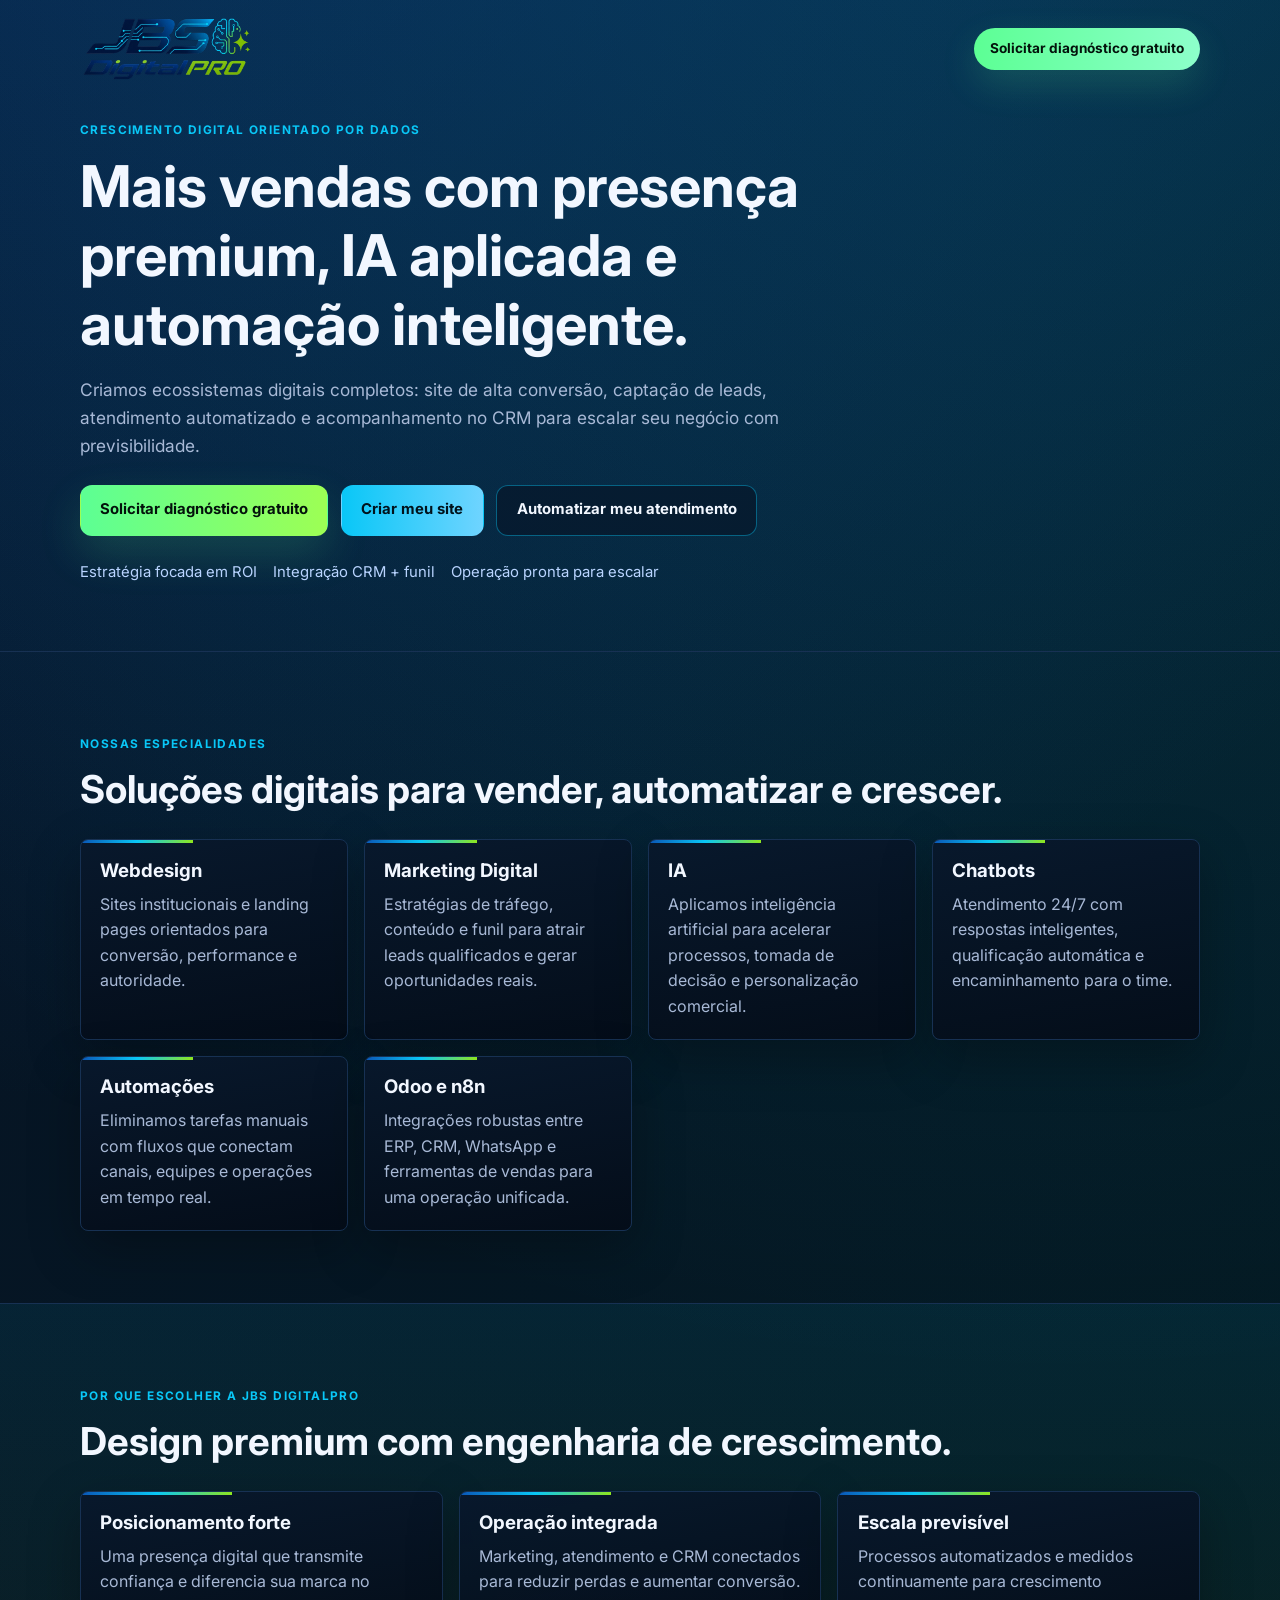
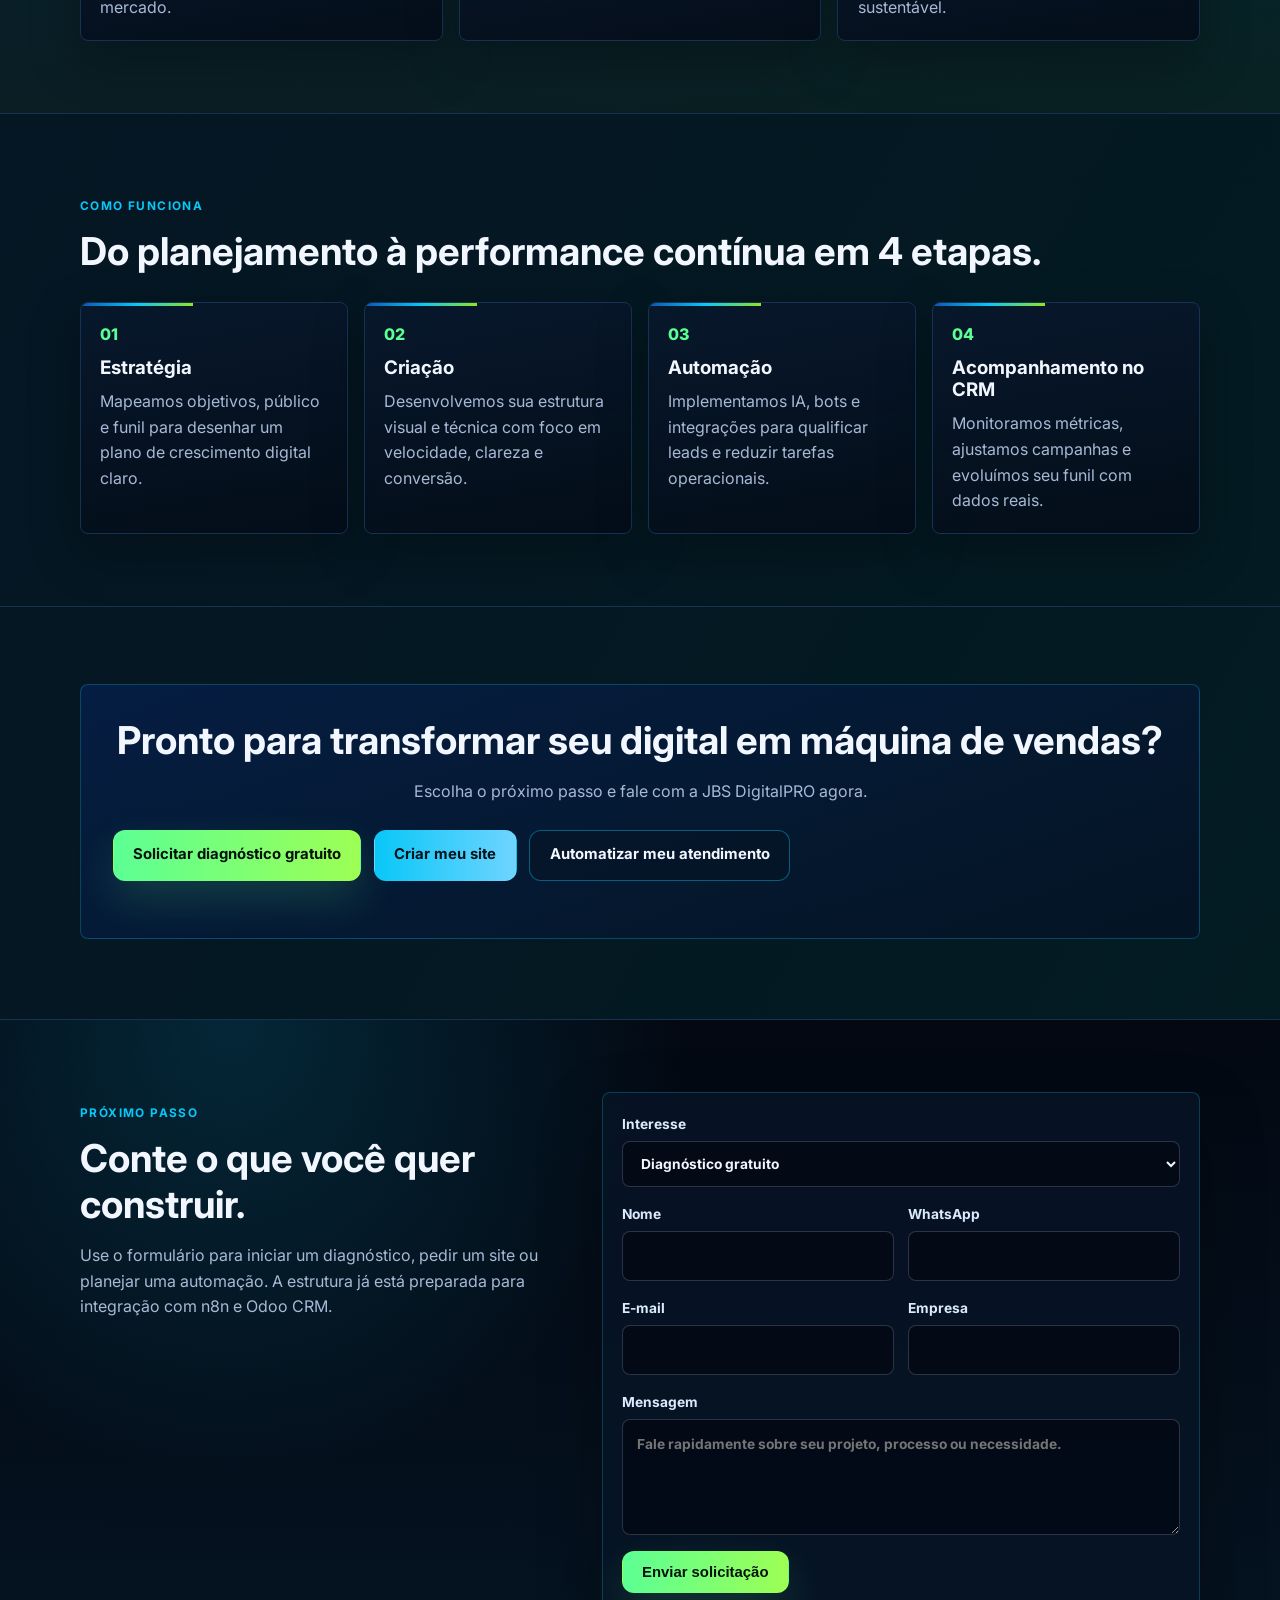
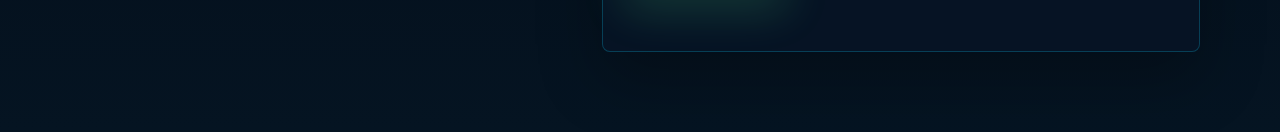
<file: index.html>
<!DOCTYPE html>
<html lang="pt-BR">
<head>
  <meta charset="UTF-8" />
  <meta name="viewport" content="width=device-width, initial-scale=1.0" />
  <meta name="description" content="JBS DigitalPRO transforma negócios com webdesign, marketing digital, IA, chatbots e automações integradas ao CRM." />
  <meta name="theme-color" content="#070b12" />
  <meta property="og:title" content="JBS DigitalPRO | Sites, IA e Automação" />
  <meta property="og:description" content="Webdesign, marketing digital, IA, chatbots, Odoo e n8n para transformar presença digital em crescimento comercial." />
  <meta property="og:image" content="assets/img/logo-social.svg" />
  <meta property="og:type" content="website" />
  <title>JBS DigitalPRO | Sites, IA e Automação para Escalar sua Empresa</title>
  <link rel="icon" type="image/svg+xml" href="assets/img/favicon.svg" />
  <link rel="apple-touch-icon" href="assets/img/apple-touch-icon.svg" />
  <link rel="preconnect" href="https://fonts.googleapis.com" />
  <link rel="preconnect" href="https://fonts.gstatic.com" crossorigin />
  <link href="https://fonts.googleapis.com/css2?family=Inter:wght@400;500;700;800&display=swap" rel="stylesheet" />
  <link rel="stylesheet" href="styles.css" />
</head>
<body>
  <header class="hero" id="topo">
    <nav class="nav container">
      <a class="logo" href="#topo" aria-label="JBS DigitalPRO - página inicial">
        <img class="site-logo" src="assets/img/logo-official-transparent.png" alt="JBS DigitalPRO" width="1200" height="476" />
      </a>
      <a class="nav-cta js-open-lead" href="#lead-form" data-intent="Diagnostico gratuito">Solicitar diagnóstico gratuito</a>
    </nav>

    <div class="hero-content container">
      <p class="eyebrow">Crescimento digital orientado por dados</p>
      <h1>Mais vendas com presença premium, IA aplicada e automação inteligente.</h1>
      <p class="hero-subtitle">
        Criamos ecossistemas digitais completos: site de alta conversão, captação de leads,
        atendimento automatizado e acompanhamento no CRM para escalar seu negócio com previsibilidade.
      </p>
      <div class="hero-actions">
        <a class="btn btn-primary js-open-lead" href="#lead-form" data-intent="Diagnostico gratuito">Solicitar diagnóstico gratuito</a>
        <a class="btn btn-secondary js-open-lead" href="#lead-form" data-intent="Criar meu site">Criar meu site</a>
        <a class="btn btn-ghost js-open-lead" href="#lead-form" data-intent="Automatizar atendimento">Automatizar meu atendimento</a>
      </div>
      <ul class="hero-proof">
        <li>Estratégia focada em ROI</li>
        <li>Integração CRM + funil</li>
        <li>Operação pronta para escalar</li>
      </ul>
    </div>
  </header>

  <main>
    <section class="section container" id="servicos">
      <div class="section-head">
        <p class="eyebrow">Nossas especialidades</p>
        <h2>Soluções digitais para vender, automatizar e crescer.</h2>
      </div>
      <div class="services-grid">
        <article class="service-card">
          <h3>Webdesign</h3>
          <p>Sites institucionais e landing pages orientados para conversão, performance e autoridade.</p>
        </article>
        <article class="service-card">
          <h3>Marketing Digital</h3>
          <p>Estratégias de tráfego, conteúdo e funil para atrair leads qualificados e gerar oportunidades reais.</p>
        </article>
        <article class="service-card">
          <h3>IA</h3>
          <p>Aplicamos inteligência artificial para acelerar processos, tomada de decisão e personalização comercial.</p>
        </article>
        <article class="service-card">
          <h3>Chatbots</h3>
          <p>Atendimento 24/7 com respostas inteligentes, qualificação automática e encaminhamento para o time.</p>
        </article>
        <article class="service-card" id="automacoes">
          <h3>Automações</h3>
          <p>Eliminamos tarefas manuais com fluxos que conectam canais, equipes e operações em tempo real.</p>
        </article>
        <article class="service-card">
          <h3>Odoo e n8n</h3>
          <p>Integrações robustas entre ERP, CRM, WhatsApp e ferramentas de vendas para uma operação unificada.</p>
        </article>
      </div>
    </section>

    <section class="section benefits-wrap">
      <div class="container">
        <div class="section-head">
          <p class="eyebrow">Por que escolher a JBS DigitalPRO</p>
          <h2>Design premium com engenharia de crescimento.</h2>
        </div>
        <div class="benefits-grid">
          <article class="benefit-card">
            <h3>Posicionamento forte</h3>
            <p>Uma presença digital que transmite confiança e diferencia sua marca no mercado.</p>
          </article>
          <article class="benefit-card">
            <h3>Operação integrada</h3>
            <p>Marketing, atendimento e CRM conectados para reduzir perdas e aumentar conversão.</p>
          </article>
          <article class="benefit-card">
            <h3>Escala previsível</h3>
            <p>Processos automatizados e medidos continuamente para crescimento sustentável.</p>
          </article>
        </div>
      </div>
    </section>

    <section class="section container" id="como-funciona">
      <div class="section-head">
        <p class="eyebrow">Como funciona</p>
        <h2>Do planejamento à performance contínua em 4 etapas.</h2>
      </div>
      <div class="steps-grid">
        <article class="step-card">
          <span>01</span>
          <h3>Estratégia</h3>
          <p>Mapeamos objetivos, público e funil para desenhar um plano de crescimento digital claro.</p>
        </article>
        <article class="step-card">
          <span>02</span>
          <h3>Criação</h3>
          <p>Desenvolvemos sua estrutura visual e técnica com foco em velocidade, clareza e conversão.</p>
        </article>
        <article class="step-card">
          <span>03</span>
          <h3>Automação</h3>
          <p>Implementamos IA, bots e integrações para qualificar leads e reduzir tarefas operacionais.</p>
        </article>
        <article class="step-card">
          <span>04</span>
          <h3>Acompanhamento no CRM</h3>
          <p>Monitoramos métricas, ajustamos campanhas e evoluímos seu funil com dados reais.</p>
        </article>
      </div>
    </section>

    <section class="section final-cta" id="contato">
      <div class="container final-cta-content">
        <h2>Pronto para transformar seu digital em máquina de vendas?</h2>
        <p>Escolha o próximo passo e fale com a JBS DigitalPRO agora.</p>
        <div class="hero-actions">
          <a class="btn btn-primary js-open-lead" href="#lead-form" data-intent="Diagnostico gratuito">Solicitar diagnóstico gratuito</a>
          <a class="btn btn-secondary js-open-lead" href="#lead-form" data-intent="Criar meu site">Criar meu site</a>
          <a class="btn btn-ghost js-open-lead" href="#lead-form" data-intent="Automatizar atendimento">Automatizar meu atendimento</a>
        </div>
      </div>
    </section>

    <section class="lead-panel" id="lead-form" aria-labelledby="lead-title">
      <div class="container lead-layout">
        <div>
          <p class="eyebrow">Próximo passo</p>
          <h2 id="lead-title">Conte o que você quer construir.</h2>
          <p>
            Use o formulário para iniciar um diagnóstico, pedir um site ou planejar uma automação.
            A estrutura já está preparada para integração com n8n e Odoo CRM.
          </p>
        </div>
        <form class="lead-form" data-lead-form>
          <input type="hidden" name="origem" value="site-jbsdigitalpro" />
          <label>
            Interesse
            <select name="interesse" data-lead-intent required>
              <option value="Diagnostico gratuito">Diagnóstico gratuito</option>
              <option value="Criar meu site">Criar meu site</option>
              <option value="Automatizar atendimento">Automatizar meu atendimento</option>
              <option value="Integrar Odoo e n8n">Integrar Odoo e n8n</option>
            </select>
          </label>
          <div class="form-row">
            <label>
              Nome
              <input name="nome" type="text" autocomplete="name" required />
            </label>
            <label>
              WhatsApp
              <input name="whatsapp" type="tel" autocomplete="tel" required />
            </label>
          </div>
          <div class="form-row">
            <label>
              E-mail
              <input name="email" type="email" autocomplete="email" />
            </label>
            <label>
              Empresa
              <input name="empresa" type="text" autocomplete="organization" />
            </label>
          </div>
          <label>
            Mensagem
            <textarea name="mensagem" rows="4" placeholder="Fale rapidamente sobre seu projeto, processo ou necessidade."></textarea>
          </label>
          <button class="btn btn-primary" type="submit">Enviar solicitação</button>
          <p class="form-status" data-form-status role="status" aria-live="polite"></p>
        </form>
      </div>
    </section>
  </main>
  <script>
    window.JBSDIGITALPRO_WEBHOOK_URL = '';
  </script>
  <script src="script.js"></script>
</body>
</html>
</file>
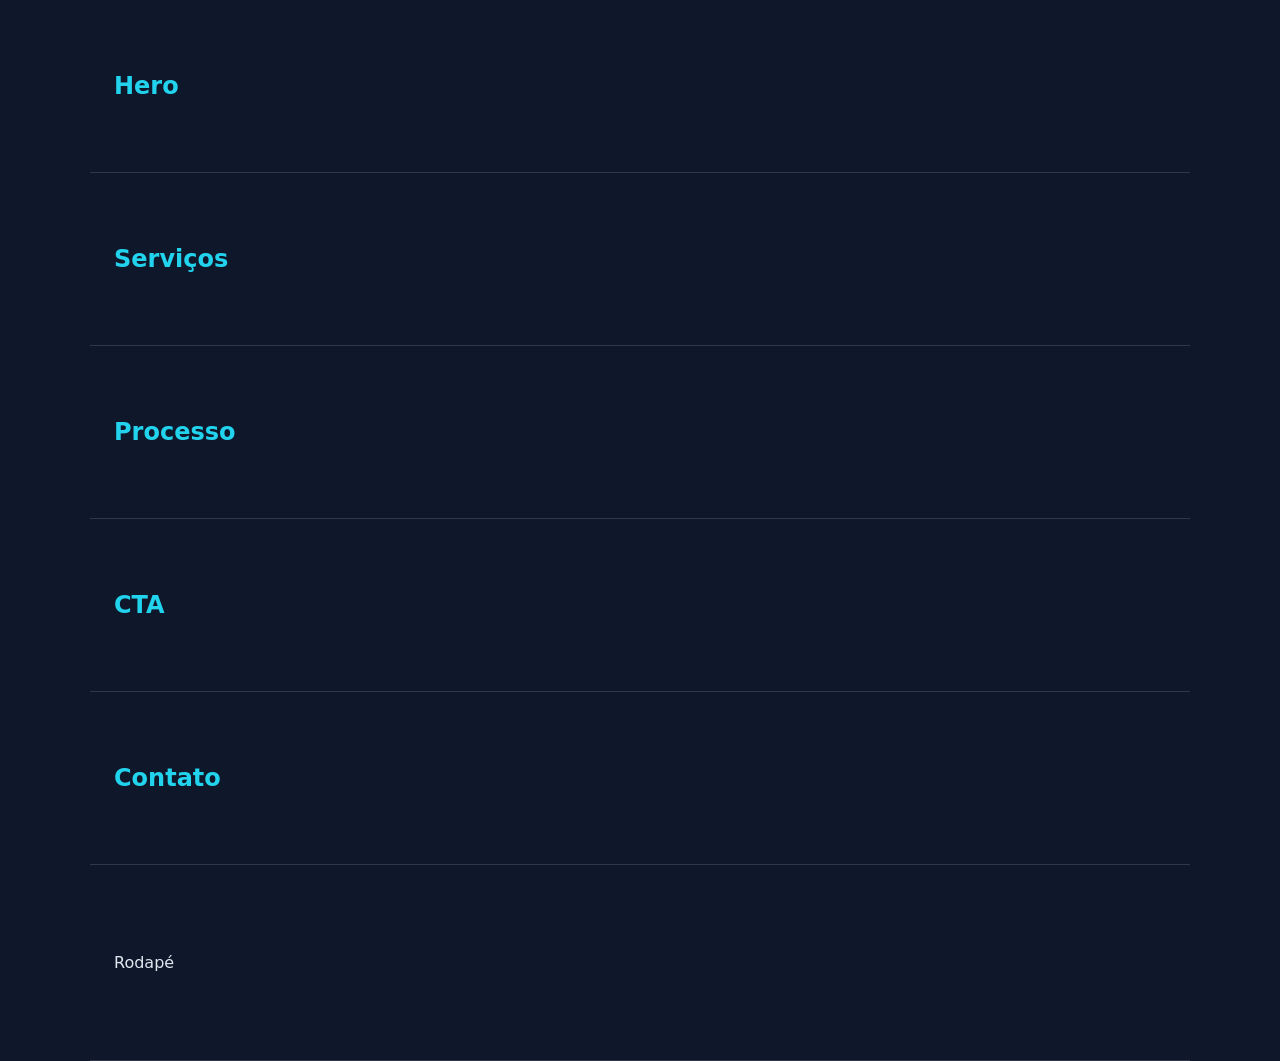
<file: prototype/index.html>
<!doctype html>
<html lang="pt-BR">
<head>
  <meta charset="UTF-8" />
  <meta name="viewport" content="width=device-width, initial-scale=1.0" />
  <title>JBS Digital Pro — Protótipo Visual</title>
  <link rel="stylesheet" href="./styles.css" />
</head>
<body>
  <main>
    <section id="hero" class="section"><h1>Hero</h1></section>
    <section id="servicos" class="section"><h2>Serviços</h2></section>
    <section id="processo" class="section"><h2>Processo</h2></section>
    <section id="cta" class="section"><h2>CTA</h2></section>
    <section id="contato" class="section"><h2>Contato</h2></section>
  </main>
  <footer id="rodape" class="section"><p>Rodapé</p></footer>
  <script src="./script.js"></script>
</body>
</html>
</file>
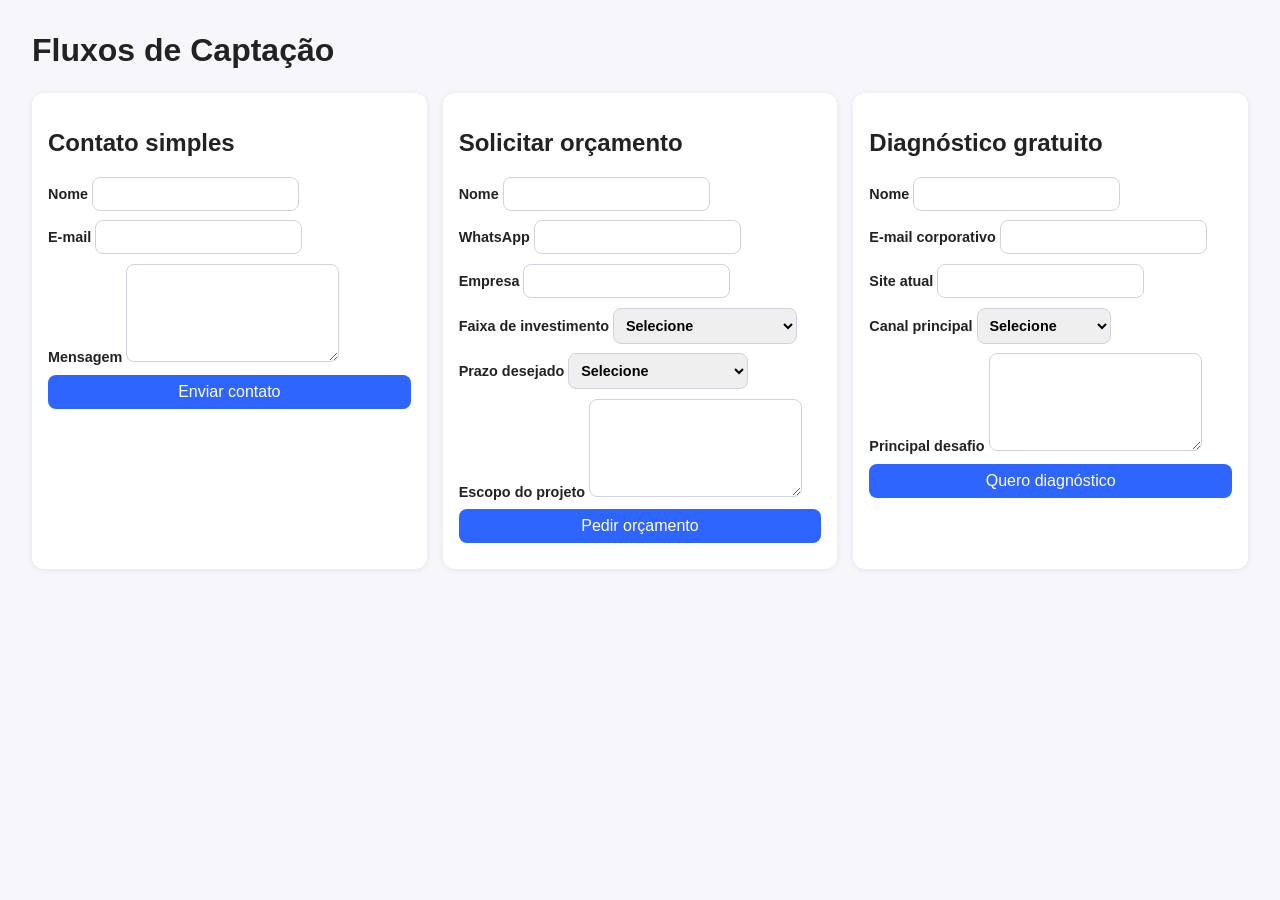
<file: site/index.html>
<!doctype html>
<html lang="pt-BR">
  <head>
    <meta charset="UTF-8" />
    <meta name="viewport" content="width=device-width, initial-scale=1.0" />
    <title>Captação de Leads - JBS Digital PRO</title>
    <style>
      body { font-family: Arial, sans-serif; margin: 2rem; background: #f7f7fb; color: #222; }
      h1 { margin-bottom: 1.5rem; }
      .grid { display: grid; grid-template-columns: repeat(auto-fit, minmax(320px, 1fr)); gap: 1rem; }
      .card { background: #fff; border-radius: 12px; padding: 1rem; box-shadow: 0 1px 6px rgba(0,0,0,.08); }
      form { display: grid; gap: .6rem; }
      label { font-size: .9rem; font-weight: 600; }
      input, select, textarea, button { font: inherit; padding: .5rem; border: 1px solid #d2d2df; border-radius: 8px; }
      textarea { min-height: 80px; }
      button { background: #2f65ff; color: #fff; border: none; cursor: pointer; }
      button:hover { filter: brightness(.95); }
      .status { font-size: .85rem; }
    </style>
  </head>
  <body>
    <h1>Fluxos de Captação</h1>
    <div class="grid">
      <section class="card">
        <h2>Contato simples</h2>
        <form data-form-type="contato" data-source="site">
          <label>Nome <input name="name" required /></label>
          <label>E-mail <input type="email" name="email" required /></label>
          <label>Mensagem <textarea name="message" required></textarea></label>
          <button type="submit">Enviar contato</button>
          <div class="status" aria-live="polite"></div>
        </form>
      </section>

      <section class="card">
        <h2>Solicitar orçamento</h2>
        <form data-form-type="orcamento" data-source="landing_page">
          <label>Nome <input name="name" required /></label>
          <label>WhatsApp <input name="phone" required /></label>
          <label>Empresa <input name="company" /></label>
          <label>Faixa de investimento
            <select name="budget_range" required>
              <option value="">Selecione</option>
              <option>Até R$ 3.000</option>
              <option>R$ 3.001 - R$ 10.000</option>
              <option>R$ 10.001 - R$ 30.000</option>
              <option>Acima de R$ 30.000</option>
            </select>
          </label>
          <label>Prazo desejado
            <select name="timeline" required>
              <option value="">Selecione</option>
              <option>Urgente (até 15 dias)</option>
              <option>1 a 2 meses</option>
              <option>3+ meses</option>
            </select>
          </label>
          <label>Escopo do projeto <textarea name="project_scope" required></textarea></label>
          <button type="submit">Pedir orçamento</button>
          <div class="status" aria-live="polite"></div>
        </form>
      </section>

      <section class="card">
        <h2>Diagnóstico gratuito</h2>
        <form data-form-type="diagnostico_gratuito" data-source="diagnostico_gratuito">
          <label>Nome <input name="name" required /></label>
          <label>E-mail corporativo <input type="email" name="email" required /></label>
          <label>Site atual <input type="url" name="website_url" required /></label>
          <label>Canal principal
            <select name="main_channel" required>
              <option value="">Selecione</option>
              <option>Tráfego pago</option>
              <option>SEO</option>
              <option>Redes sociais</option>
              <option>WhatsApp</option>
            </select>
          </label>
          <label>Principal desafio <textarea name="main_pain" required></textarea></label>
          <button type="submit">Quero diagnóstico</button>
          <div class="status" aria-live="polite"></div>
        </form>
      </section>
    </div>

    <script>
      // Modo A: webhooks distintos por formulário.
      const WEBHOOKS_BY_TYPE = {
        contato: "https://n8n.seu-dominio.com/webhook/lead-contato",
        orcamento: "https://n8n.seu-dominio.com/webhook/lead-orcamento",
        diagnostico_gratuito: "https://n8n.seu-dominio.com/webhook/lead-diagnostico"
      };

      // Modo B: webhook único + form_type.
      const UNIFIED_WEBHOOK = "https://n8n.seu-dominio.com/webhook/lead-captacao";
      const USE_UNIFIED_WEBHOOK = true;

      async function sendLead(form) {
        const formData = new FormData(form);
        const payload = Object.fromEntries(formData.entries());
        payload.form_type = form.dataset.formType;
        payload.source = form.dataset.source;
        payload.created_at = new Date().toISOString();

        const endpoint = USE_UNIFIED_WEBHOOK
          ? UNIFIED_WEBHOOK
          : WEBHOOKS_BY_TYPE[payload.form_type];

        const status = form.querySelector(".status");
        status.textContent = "Enviando...";

        try {
          const response = await fetch(endpoint, {
            method: "POST",
            headers: { "Content-Type": "application/json" },
            body: JSON.stringify(payload)
          });

          if (!response.ok) {
            throw new Error(`Falha HTTP ${response.status}`);
          }

          status.textContent = "Lead enviado com sucesso.";
          form.reset();
        } catch (error) {
          status.textContent = `Erro ao enviar: ${error.message}`;
        }
      }

      document.querySelectorAll("form[data-form-type]").forEach((form) => {
        form.addEventListener("submit", (event) => {
          event.preventDefault();
          sendLead(form);
        });
      });
    </script>
  </body>
</html>
</file>
<file: styles.css>
:root {
  --bg: #030812;
  --surface: #071426;
  --panel: #0b1728;
  --text: #f2f7ff;
  --muted: #a8b9d6;
  --neon: #5cff94;
  --lime: #8ee61f;
  --electric: #09c7f7;
  --blue: #0a57b7;
  --deep-blue: #061f47;
  --border: #173153;
  --focus: #8ee61f;
  --shadow: rgba(0, 0, 0, 0.28);
}

* { box-sizing: border-box; }

body {
  margin: 0;
  font-family: 'Inter', sans-serif;
  background:
    radial-gradient(circle at 16% -18%, rgba(10, 87, 183, 0.38), transparent 42%),
    radial-gradient(circle at 82% -8%, rgba(9, 199, 247, 0.18), transparent 44%),
    linear-gradient(120deg, rgba(7, 20, 38, 0.95), rgba(2, 30, 34, 0.92)),
    var(--bg);
  color: var(--text);
  line-height: 1.6;
}

.container {
  width: min(1120px, 92vw);
  margin: 0 auto;
}

.hero {
  padding: 0.95rem 0 4.1rem;
  border-bottom: 1px solid var(--border);
}

.nav {
  display: flex;
  justify-content: space-between;
  align-items: center;
  gap: 1rem;
  padding-bottom: 1.65rem;
}

.logo {
  text-decoration: none;
  display: inline-flex;
  align-items: center;
  line-height: 1;
}

.site-logo {
  display: block;
  width: min(174px, 50vw);
  height: auto;
  object-fit: contain;
}

.nav-cta {
  color: #03120b;
  background: linear-gradient(90deg, var(--neon), #8dffcb);
  padding: 0.65rem 1rem;
  border-radius: 999px;
  text-decoration: none;
  font-weight: 700;
  font-size: 0.85rem;
  box-shadow: 0 14px 36px rgba(92, 255, 148, 0.16);
}

.eyebrow {
  color: var(--electric);
  text-transform: uppercase;
  font-size: 0.74rem;
  letter-spacing: 1.4px;
  font-weight: 700;
}

h1, h2, h3 { line-height: 1.2; margin: 0 0 0.6rem; }

h1 { font-size: clamp(2rem, 6vw, 3.6rem); max-width: 880px; }
h2 { font-size: clamp(1.5rem, 4vw, 2.4rem); }

.hero-subtitle {
  max-width: 760px;
  color: var(--muted);
  font-size: 1.08rem;
}

.hero-actions {
  display: flex;
  gap: 0.8rem;
  flex-wrap: wrap;
  margin: 1.6rem 0;
}

.btn {
  text-decoration: none;
  padding: 0.78rem 1.2rem;
  border-radius: 12px;
  font-weight: 700;
  font-size: 0.93rem;
  border: 1px solid transparent;
  cursor: pointer;
  transition: transform 160ms ease, border-color 160ms ease, box-shadow 160ms ease;
}

.btn-primary {
  color: #03120b;
  background: linear-gradient(90deg, var(--neon), #9dff54);
  box-shadow: 0 18px 44px rgba(92, 255, 148, 0.16);
}

.btn-secondary {
  background: linear-gradient(90deg, var(--electric), #6fd4ff);
  color: #01131c;
}

.btn-ghost {
  color: var(--text);
  border-color: rgba(9, 199, 247, 0.42);
  background: rgba(7, 20, 38, 0.62);
}

.nav-cta:hover,
.btn:hover {
  transform: translateY(-1px);
}

.nav-cta:focus-visible,
.btn:focus-visible,
a:focus-visible {
  outline: 3px solid var(--focus);
  outline-offset: 3px;
}

.hero-proof {
  display: flex;
  gap: 1rem;
  flex-wrap: wrap;
  padding: 0;
  margin: 1rem 0 0;
  list-style: none;
  color: #b9d4ff;
  font-size: 0.93rem;
}

.section { padding: 4.5rem 0; }
.section-head { margin-bottom: 1.7rem; }

.services-grid,
.benefits-grid,
.steps-grid {
  display: grid;
  grid-template-columns: repeat(auto-fit, minmax(230px, 1fr));
  gap: 1rem;
}

.service-card,
.benefit-card,
.step-card {
  background: linear-gradient(170deg, rgba(8, 24, 44, 0.96), rgba(4, 12, 24, 0.92));
  border: 1px solid var(--border);
  border-radius: 8px;
  padding: 1.2rem;
  position: relative;
  overflow: hidden;
  box-shadow: 0 18px 52px var(--shadow);
}

.service-card::before,
.benefit-card::before,
.step-card::before {
  content: '';
  position: absolute;
  inset: 0 auto auto 0;
  width: 42%;
  height: 3px;
  background: linear-gradient(90deg, var(--blue), var(--electric), var(--lime));
}

.service-card p,
.benefit-card p,
.step-card p { color: var(--muted); margin: 0; }

.benefits-wrap {
  background: linear-gradient(180deg, rgba(9, 199, 247, 0.08), rgba(142, 230, 31, 0.035));
  border-top: 1px solid var(--border);
  border-bottom: 1px solid var(--border);
}

.step-card span {
  font-weight: 800;
  color: var(--neon);
  display: inline-block;
  margin-bottom: 0.6rem;
}

.final-cta {
  border-top: 1px solid var(--border);
  padding-top: 4.8rem;
  padding-bottom: 5rem;
}

.final-cta-content {
  background: linear-gradient(160deg, rgba(6, 31, 71, 0.88), rgba(4, 20, 36, 0.94));
  border: 1px solid rgba(9, 199, 247, 0.28);
  border-radius: 8px;
  padding: 2rem;
  text-align: center;
}

.final-cta-content p { color: var(--muted); }

.lead-panel {
  padding: 4.5rem 0 5rem;
  background:
    radial-gradient(circle at 18% 0, rgba(9, 199, 247, 0.16), transparent 36%),
    linear-gradient(180deg, rgba(3, 8, 18, 0.98), rgba(5, 20, 34, 0.98));
  border-top: 1px solid var(--border);
}

.lead-layout {
  display: grid;
  grid-template-columns: minmax(0, 0.9fr) minmax(320px, 1.1fr);
  gap: 2rem;
  align-items: start;
}

.lead-layout > div > p:not(.eyebrow) {
  color: var(--muted);
  max-width: 520px;
}

.lead-form {
  display: grid;
  gap: 1rem;
  background: rgba(7, 20, 38, 0.86);
  border: 1px solid rgba(9, 199, 247, 0.24);
  border-radius: 8px;
  padding: 1.2rem;
  box-shadow: 0 24px 64px var(--shadow);
}

.lead-form label {
  display: grid;
  gap: 0.4rem;
  color: #dceaff;
  font-size: 0.86rem;
  font-weight: 700;
}

.form-row {
  display: grid;
  grid-template-columns: repeat(2, minmax(0, 1fr));
  gap: 0.9rem;
}

.lead-form input,
.lead-form select,
.lead-form textarea {
  width: 100%;
  border: 1px solid rgba(168, 185, 214, 0.24);
  border-radius: 8px;
  background: rgba(3, 8, 18, 0.72);
  color: var(--text);
  font: inherit;
  padding: 0.8rem 0.9rem;
}

.lead-form textarea {
  resize: vertical;
  min-height: 112px;
}

.lead-form input:focus,
.lead-form select:focus,
.lead-form textarea:focus {
  border-color: var(--electric);
  outline: 3px solid rgba(9, 199, 247, 0.16);
}

.lead-form button {
  justify-self: start;
}

.form-status {
  min-height: 1.4rem;
  margin: 0;
  color: var(--muted);
  font-size: 0.9rem;
}

.form-status.is-ready { color: var(--neon); }

@media (max-width: 740px) {
  .nav { flex-direction: column; align-items: flex-start; }
  .hero { padding-top: 1rem; }
  .btn { width: 100%; text-align: center; }
  .site-logo { width: min(156px, 54vw); }
  .lead-layout,
  .form-row { grid-template-columns: 1fr; }
  .lead-form button { width: 100%; }
}
</file>
<file: prototype/styles.css>
:root {
  --bg: #0f172a;
  --fg: #e2e8f0;
  --accent: #22d3ee;
}

* { box-sizing: border-box; }
body {
  margin: 0;
  font-family: Inter, system-ui, sans-serif;
  background: var(--bg);
  color: var(--fg);
}
.section {
  max-width: 1100px;
  margin: 0 auto;
  padding: 72px 24px;
  border-bottom: 1px solid rgba(226, 232, 240, .15);
}
h1, h2 { margin: 0; color: var(--accent); }
</file>
